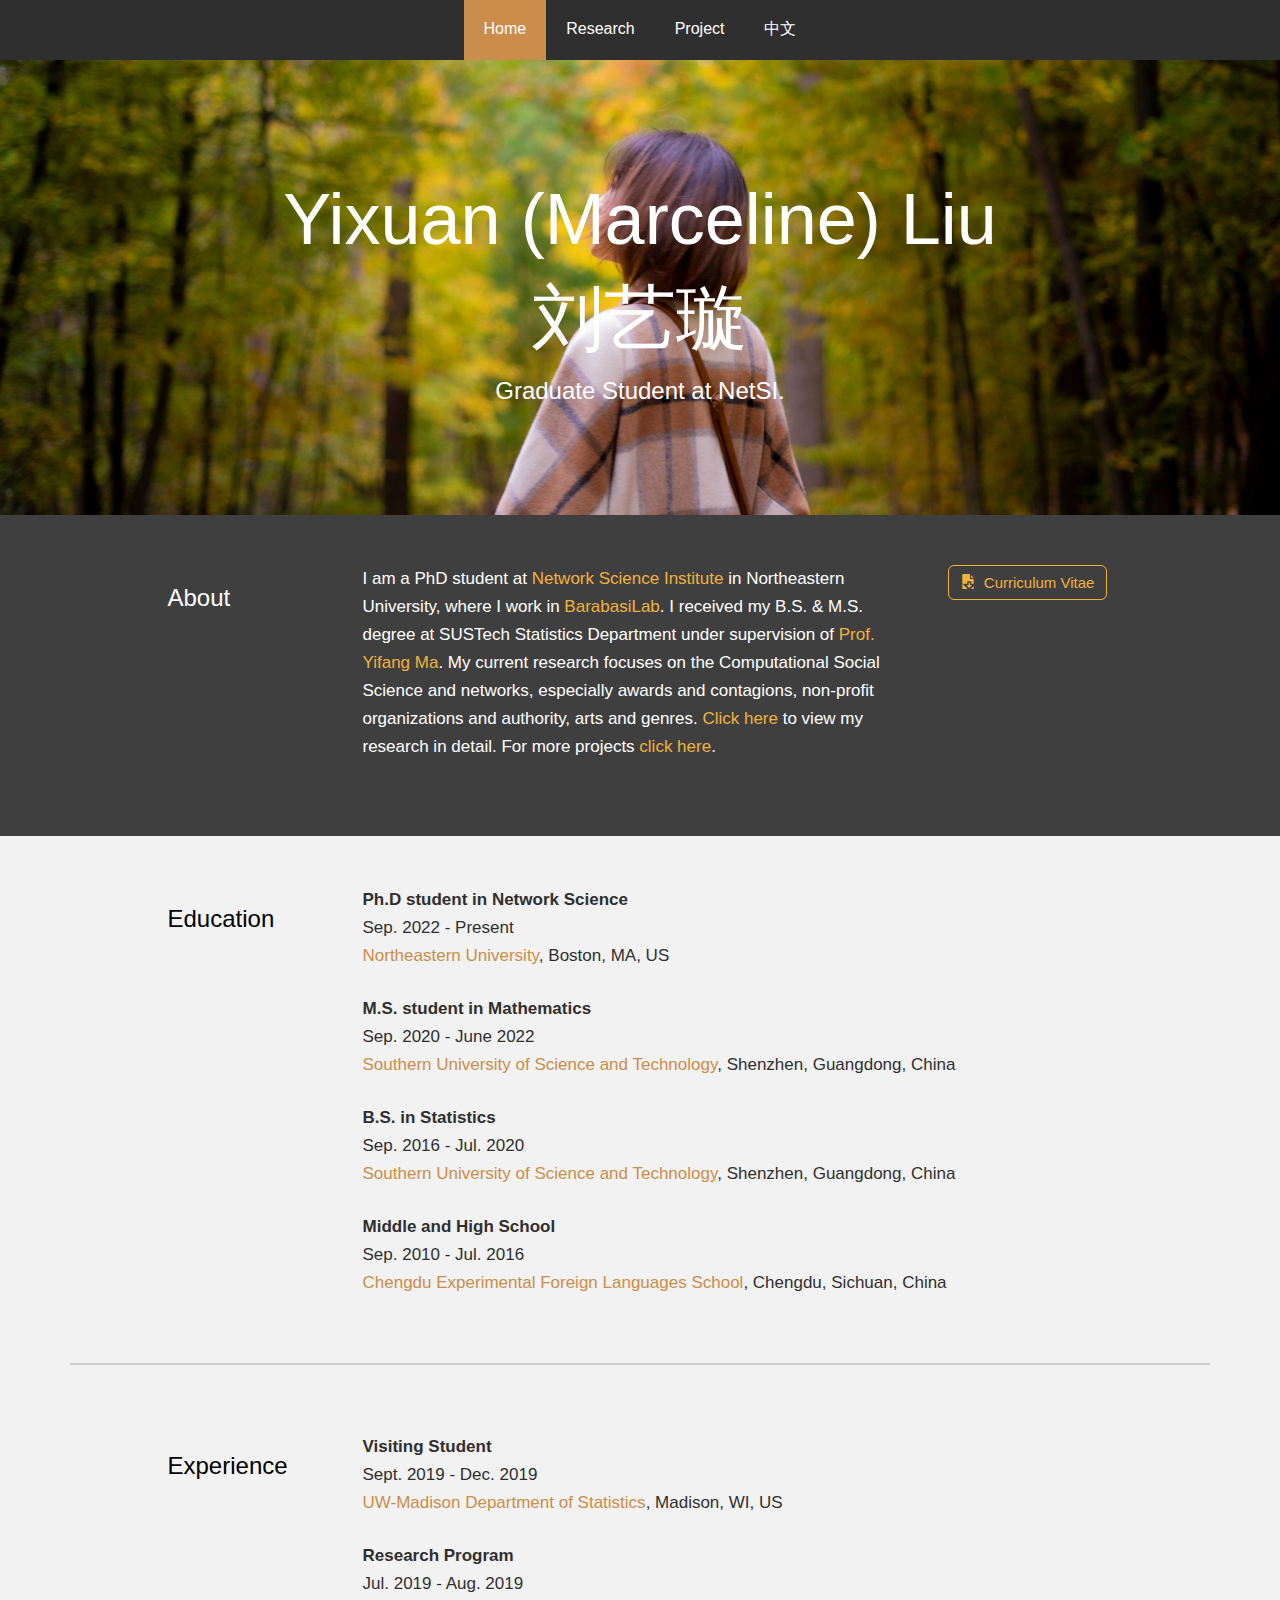
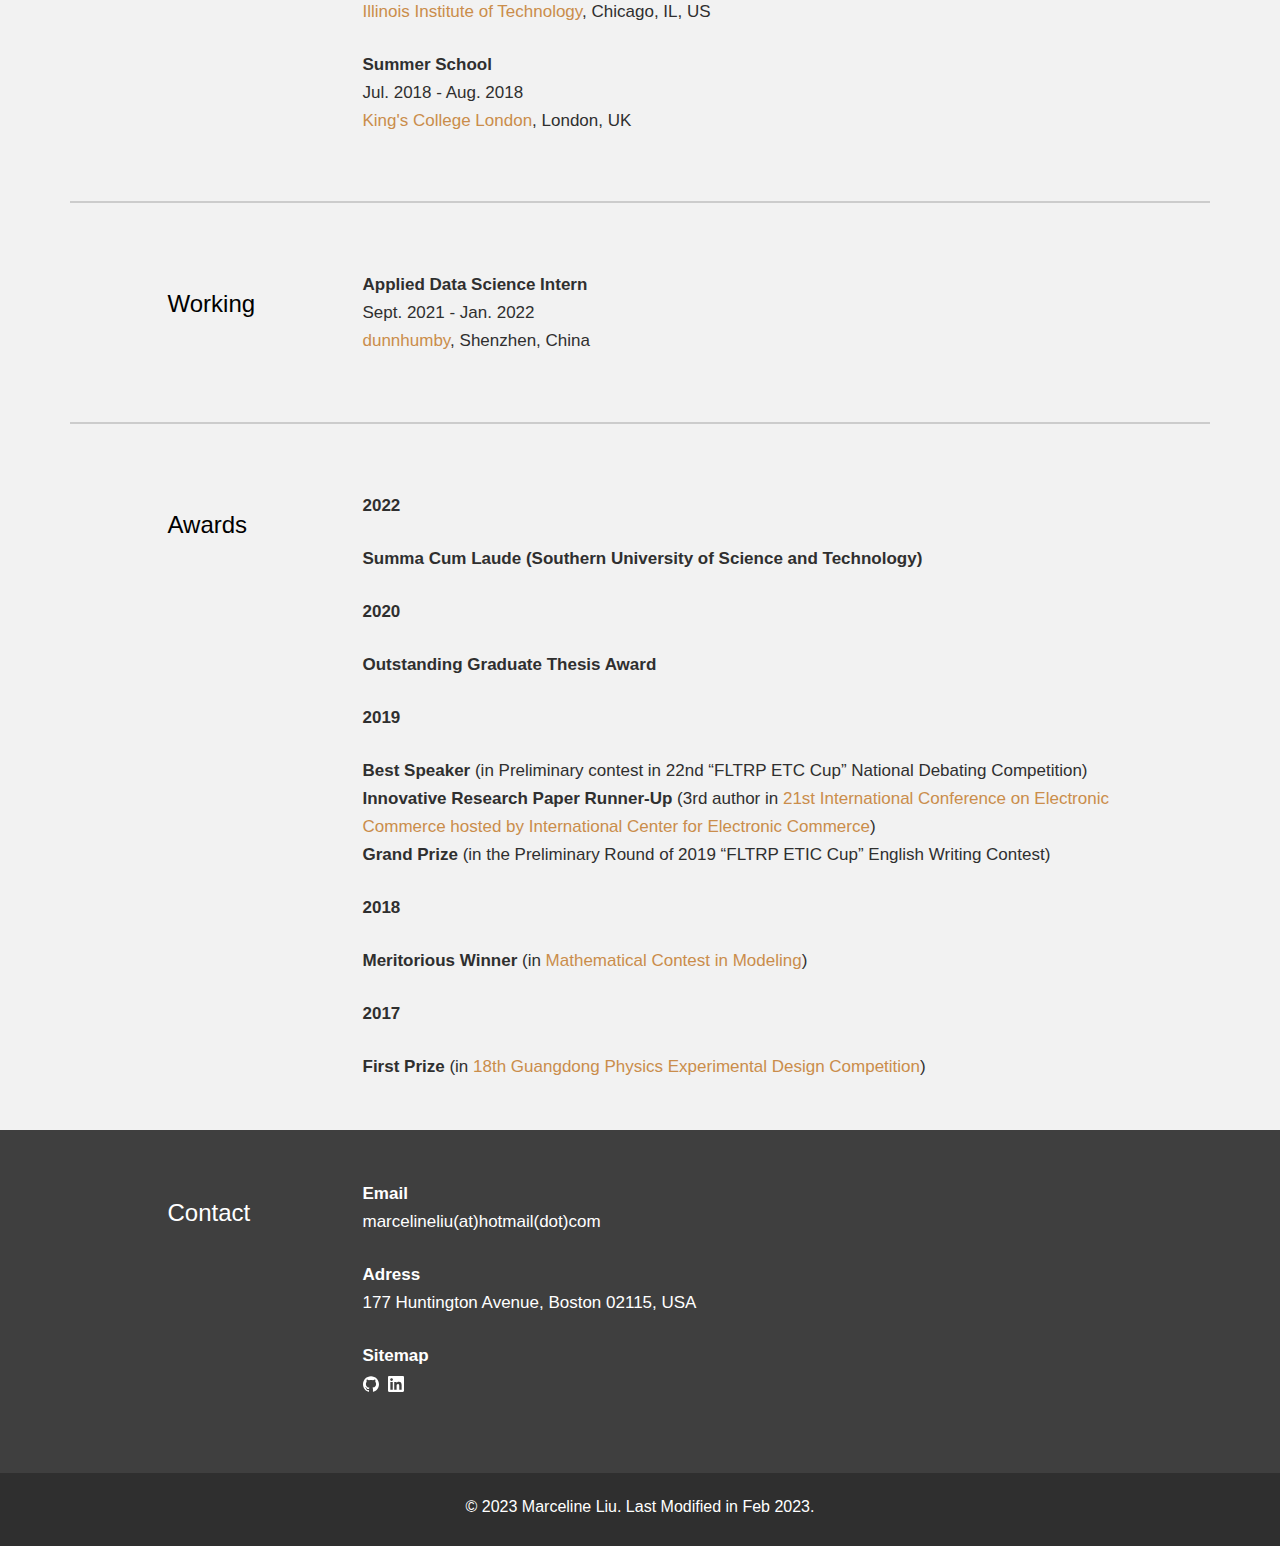
<file: index.html>
<!DOCTYPE html>
<html lang="en">
<head>
  <meta charset="utf-8">
  <title>Marceline Liu</title>
  <meta content="width=device-width, initial-scale=1.0" name="viewport">
  <meta content="" name="keywords">
  <meta content="" name="description">

  <!-- Favicons -->
  <link href="img/icon.svg" rel="icon">
  <link href="img/icon.svg" rel="apple-touch-icon">

  <!-- Bootstrap CSS File -->
  <link href="lib/bootstrap/css/bootstrap.min.css" rel="stylesheet">

  <!-- Main Stylesheet File -->
  <link href="css/style.css" rel="stylesheet">

</head>

<body data-spy="scroll" data-offset="64" data-target="#section-topbar">

  <div id="section-topbar">
    <div id="topbar-inner">
      <div class="container">
        <div class="row">
          <div class="dropdown">
            <ul id="nav" class="nav">
              <li class="menu-item active"><a href="./index.html">Home</a></li>
              <li class="menu-item hidden-xs"><a href="./research.html">Research</a></li>
              <li class="menu-item hidden-xs"><a href="./project.html">Project</a></li>
              <li class="menu-item"><a href="./index-CN.html">中文</a></li>
              <li class="dropdown visible-xs">
                <a href="#" class="dropdown-toggle" data-toggle="dropdown" role="button" aria-haspopup="true" aria-expanded="true"><span class="glyphicon glyphicon-menu-hamburger"></span></a>
                <ul class="dropdown-menu dropdown-menu-right" style="background: #2f2f2f">
                  <li class="menu-item"><a href="./research.html">Research</a></li>
                  <li class="menu-item"><a href="./project.html">Project</a></li>
                </ul>
              </li>
            </ul>
          </div>
          <!-- /.dropdown -->

          <div class="clear"></div>
        </div>
        <!--/.row -->
      </div>
      <!--/.container -->

      <div class="clear"></div>
    </div>
    <!--/ #topbar-inner -->
  </div>
  <!--/ #section-topbar -->

  <div id="headerwrap">
    <div class="container">
      <div class="row centered">
        <div class="col-md-12">
          <h1>Yixuan (Marceline) Liu</h1>
          <h1>刘艺璇</h1>
          <h3>Graduate Student at NetSI.</h3>
        </div>
        <!--/.col-md-12 -->
      </div>
      <!--/.row -->
    </div>
    <!--/.container -->
  </div>
  <!--/.#headerwrap -->


  <section id="home" name="home">
    <div id="intro">
      <div class="container">
        <div class="row">

          <div class="col-md-2 col-md-offset-1">
            <h3>About</h3><br/>
          </div>
          <div class="col-md-6">
            <p>
            	I am a PhD student at <a rel="noopener noreferrer" target="_blank" href="https://www.networkscienceinstitute.org/"> Network Science Institute </a> in Northeastern University, where I work in <a rel="noopener noreferrer" target="_blank" href="https://barabasilab.com/">BarabasiLab</a>. I received my B.S. & M.S. degree at SUSTech Statistics Department</a> under supervision of <a rel="noopener noreferrer" target="_blank" href="https://www.sustech.edu.cn/en/faculties/mayifang.html">Prof. Yifang Ma</a>. My current research focuses on the Computational Social Science and networks, especially  awards and contagions, non-profit organizations and authority, arts and genres. <a rel="noopener noreferrer" target="_blank" href="./research.html">Click here</a> to view my research in detail. For more projects  <a rel="noopener noreferrer" target="_blank" href="./project.html">click here</a>.
            </p>
          </div>
          <div class="col-md-3">
            <div class="btn-group-vertical" role="group">
              <a rel="noopener noreferrer" target="_blank" href="./doc/CV_yliu.pdf" type="button" class="btn btn-default btn-pdf-intro"><span class="glyphicon glyphicon-save-file" aria-hidden="true"></span>&nbsp Curriculum Vitae</a>
            </div>
          </div>

        </div>
        <!--/.row -->
      </div>
      <!--/.container -->
    </div>
    <!--/ #intro -->
  </section>


  <section id="resume" name="resume">
    <!--EDUCATION DESCRIPTION -->
    <div class="container desc">
      <div class="row">

        <div class="col-md-2 col-md-offset-1">
          <h3>Education</h3><br/>
        </div>
        <div class="col-md-8">
          <p>
            <t>Ph.D student in Network Science</t><br/>
            Sep. 2022 - Present<br/>
            <a rel="noopener noreferrer" target="_blank" href="https://stat-ds.sustech.edu.cn/?lang=en-us">Northeastern University</a>, Boston, MA, US 
          </p>
        </div>

        <div class="col-md-8 col-md-offset-3">
          <p>
            <t>M.S. student in Mathematics</t><br/>
            Sep. 2020 - June 2022<br/>
            <a rel="noopener noreferrer" target="_blank" href="https://stat-ds.sustech.edu.cn/?lang=en-us">Southern University of Science and Technology</a>, Shenzhen, Guangdong, China 
          </p>
        </div>

		    <div class="col-md-8 col-md-offset-3">
          <p>
            <t>B.S. in Statistics </t><br/>
            Sep. 2016 - Jul. 2020<br/>
            <a rel="noopener noreferrer" target="_blank" href="https://www.sustech.edu.cn/en/">Southern University of Science and Technology</a>, Shenzhen, Guangdong, China 
          </p>
        </div>

        <div class="col-md-8 col-md-offset-3">
          <p>
            <t>Middle and High School</t> <br/>
            Sep. 2010 - Jul. 2016<br/>
            <a rel="noopener noreferrer" target="_blank" href="http://www.cefls.cn/">Chengdu Experimental Foreign Languages School</a>, Chengdu, Sichuan, China <br/>
          </p>
        </div>

      </div>
      <!--/.row -->
      <br/>
      <hr>
    </div>
    <!--/.container -->
  </section>

<!--EXPERIENCE DESCRIPTION -->
  <div class="container desc">
    <div class="row">

      <div class="col-md-2 col-md-offset-1">
        <h3>Experience</h3><br/>
      </div>
      <div class="col-md-8">
        <p>
          <t>Visiting Student</t><br/>
          Sept. 2019 - Dec. 2019<br/>
          <a rel="noopener noreferrer" target="_blank" href="https://stat.wisc.edu/">UW-Madison Department of Statistics</a>, Madison, WI, US 
        </p>
      </div>
      <div class="col-md-8 col-md-offset-3">
        <p>
          <t>Research Program</t><br/>
          Jul. 2019 - Aug. 2019<br/>
          <a rel="noopener noreferrer" target="_blank" href="https://www.iit.edu/">Illinois Institute of Technology</a>, Chicago, IL, US 
        </p>
      </div>
      <div class="col-md-8 col-md-offset-3">
        <p>
          <t>Summer School</t><br/>
          Jul. 2018 - Aug. 2018<br/>
          <a rel="noopener noreferrer" target="_blank" href="https://www.kcl.ac.uk/">King's College London</a>, London, UK
        </p>
      </div>

    </div>
    <!--/.row -->
    <br/>
    <hr>
  </div>
  <!--/.container -->

<!--WORKING DESCRIPTION -->
<div class="container desc">
  <div class="row">

    <div class="col-md-2 col-md-offset-1">
      <h3>Working</h3><br/>
    </div>
    <div class="col-md-8">
      <p>
        <t>Applied Data Science Intern</t><br/>
        Sept. 2021 - Jan. 2022<br/>
        <a rel="noopener noreferrer" target="_blank" href="https://www.dunnhumby.com/">dunnhumby</a>, Shenzhen, China
      </p>
    </div>

  </div>
  <!--/.row -->
  <br/>
  <hr>
</div>
<!--/.container -->

  <!--AWARDS DESCRIPTION -->
  <div class="container desc">
    <div class="row">
      <div class="col-md-2 col-md-offset-1">
        <h3>Awards</h3><br/>
      </div>

      <div class="col-md-8">
        <p>
          <t>2022</t>
        </p>
        <p>
          <t>Summa Cum Laude (Southern University of Science and Technology)</t><br/>
        </p>
      </div>

      <div class="col-md-8 col-md-offset-3">
        <p>
          <t>2020</t>
        </p>
        <p>
          <t>Outstanding Graduate Thesis Award</t><br/>
        </p>
      </div>

      <div class="col-md-8 col-md-offset-3">
        <p>
          <t>2019</t>
        </p>
        <p>
          <t>Best Speaker</t> (in Preliminary contest in 22nd “FLTRP ETC Cup” National Debating Competition)<br/>
          <t> Innovative Research Paper Runner-Up</t> (3rd author in <a rel="noopener noreferrer" target="_blank" href="https://easychair.org/cfp/ICEC2019">21st International Conference on Electronic Commerce hosted by International Center for Electronic Commerce</a>)<br/>
          <t> Grand Prize</t> (in the Preliminary Round of 2019 “FLTRP ETIC Cup” English Writing Contest)
        </p>
      </div>

      <div class="col-md-8 col-md-offset-3">
        <p>
          <t>2018</t>
        </p>
        <p>
          <t>Meritorious Winner</t> (in <a rel="noopener noreferrer" target="_blank" href="https://www.comap.com/undergraduate/contests/">Mathematical Contest in Modeling</a>)<br/>
        </p>
      </div>

      <div class="col-md-8 col-md-offset-3">
        <p>
          <t>2017</t>
        </p>
        <p>
          <t>First Prize</t> (in <a rel="noopener noreferrer" target="_blank" href="https://newshub.sustech.edu.cn/html/201711/5860.html">18th Guangdong Physics Experimental Design Competition</a>)<br/>
        </p>
      </div>

    </div>
    <!--/.row -->
    <br/>
  </div>
  <!--/.container -->

  <section id="contact" name="contact">
    <!--FOOTER DESCRIPTION -->
    <div id="footwrap">
      <div class="container">
        <div class="row">

          <div class="col-md-2 col-md-offset-1">
            <h3>Contact</h3><br/>
          </div>
          <div class="col-md-6">
            <p>
              <t>Email</t><br/> marcelineliu(at)hotmail(dot)com <br/>
            </p>
            <p>
              <t>Adress</t><br/> 177 Huntington Avenue, Boston 02115, USA <br/>
            </p>
            <p>
              <t>Sitemap</t><br/>
              <a rel="noopener noreferrer" target="_blank" href="https://github.com/marcellineliu"><img border="0" src="./img/github.svg" width=16 style="margin-bottom: 0px"></a>&nbsp;
              <a rel="noopener noreferrer" target="_blank" href="https://www.linkedin.com/in/yixuan-liu-6a5033182/"><img border="0" src="./img/linkedin.svg" width=16 style="margin-bottom: 0px"></a>
              <br/>
            </p>
          </div>
          <div class="col-md-2">
            <script type="text/javascript" src="//rf.revolvermaps.com/0/0/8.js?i=5ddnumae8rk&amp;m=0c&amp;c=ff8a00&amp;cr1=ffffff&amp;f=arial&amp;l=33&amp;cw=ffffff&amp;cb=9d8b63" async="async"></script>
          </div>
        </div>
        <!--/.row -->
      </div>
      <!--/.container -->
    </div>
    <!--/ #footer -->
  </section>

  <div id="copyrights">
    <div class="container">
      <p class="hidden-xs">
        &copy; 2023 Marceline Liu. Last Modified in Feb 2023.
      </p>
      <p class="visible-xs">
        &copy; 2023 Marceline Liu. <br/>
        Last Modified in Feb 2023.
      </p>
    </div>
  </div>

  <!-- JavaScript Libraries -->
  <script src="lib/jquery/jquery.min.js"></script>
  <script src="lib/bootstrap/js/bootstrap.min.js"></script>

</body>
</html>
</file>
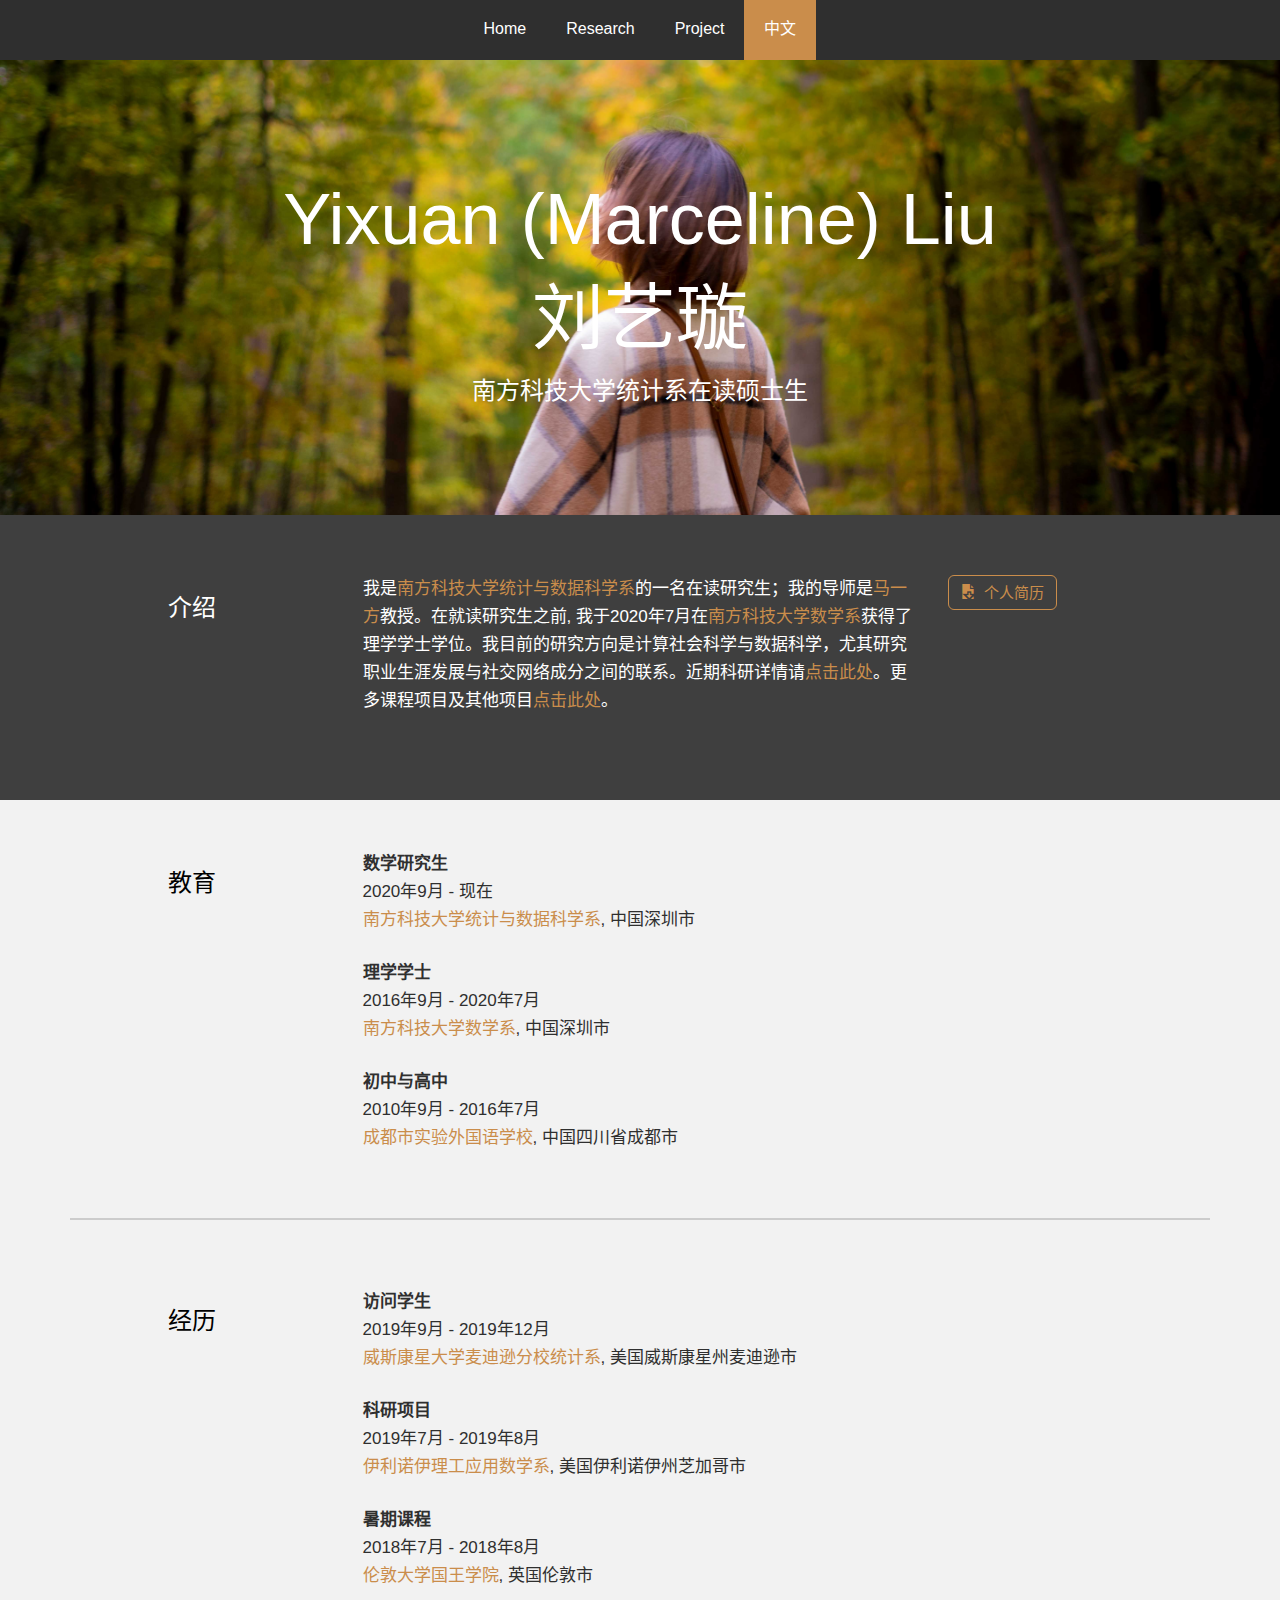
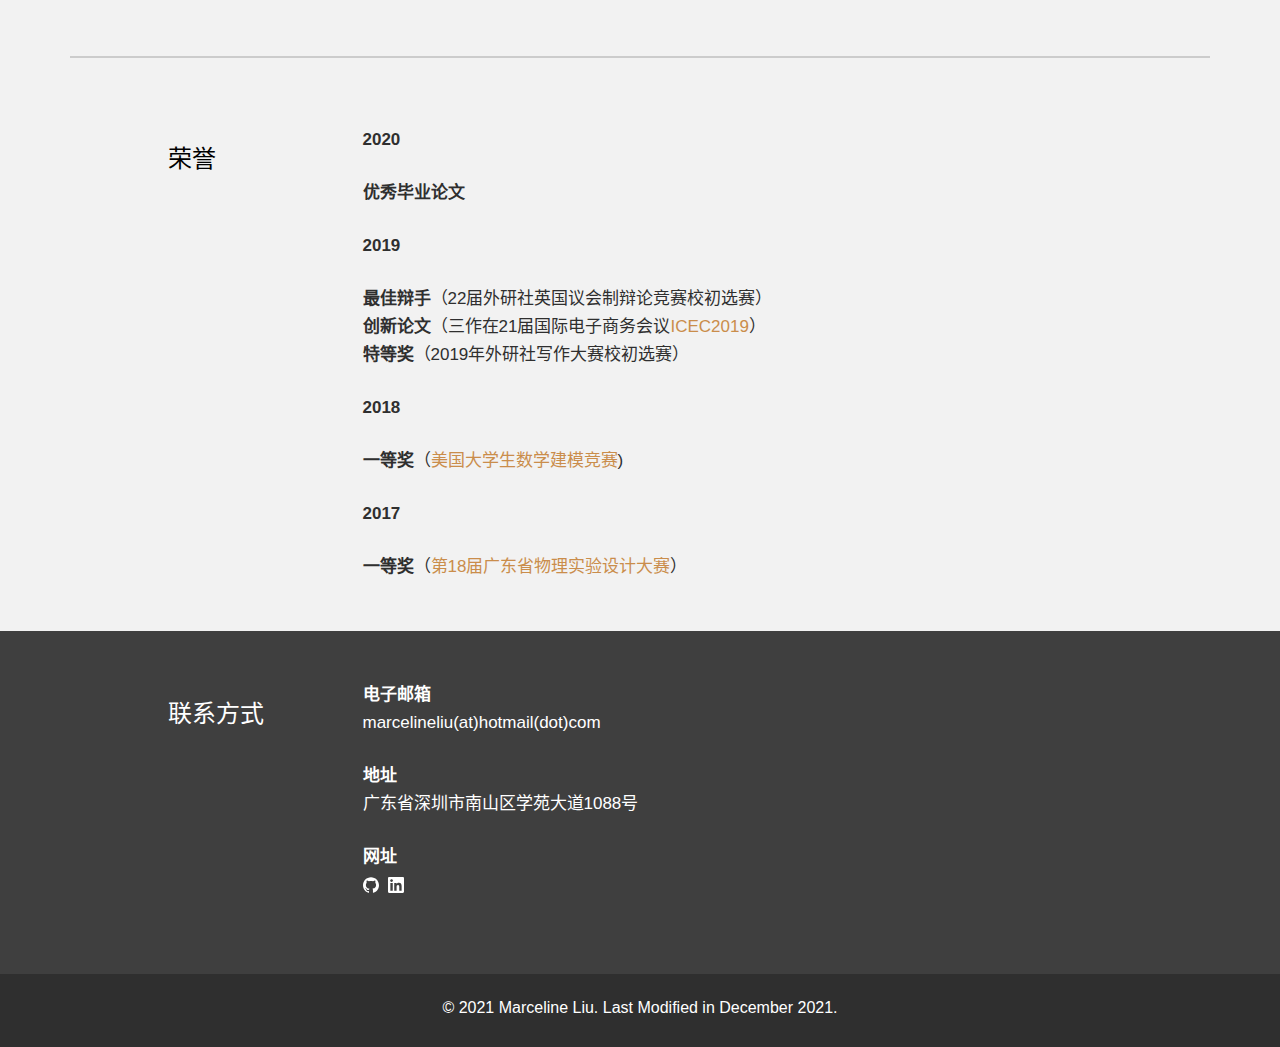
<file: index-CN.html>
<!DOCTYPE html>
<html lang="zh-CN">
<head>
  <meta charset="utf-8">
  <title>刘艺璇</title>
  <meta content="width=device-width, initial-scale=1.0" name="viewport">
  <meta content="" name="keywords">
  <meta content="" name="description">

  <!-- Favicons -->
  <link href="img/icon.svg" rel="icon">
  <link href="img/icon.svg" rel="apple-touch-icon">

  <!-- Bootstrap CSS File -->
  <link href="lib/bootstrap/css/bootstrap.min.css" rel="stylesheet">

  <!-- Main Stylesheet File -->
  <link href="css/style-CN.css" rel="stylesheet">

</head>

<body data-spy="scroll" data-offset="64" data-target="#section-topbar">

  <div id="section-topbar">
    <div id="topbar-inner">
      <div class="container">
        <div class="row">
          <div class="dropdown">
            <ul id="nav" class="nav">
              <li class="menu-item"><a href="./index.html">Home</a></li>
              <li class="menu-item hidden-xs"><a href="./research.html">Research</a></li>
              <li class="menu-item hidden-xs"><a href="./project.html">Project</a></li>
              <li class="menu-item active"><a href="./index-CN.html">中文</a></li>
              <li class="dropdown visible-xs">
                <a href="#" class="dropdown-toggle" data-toggle="dropdown" role="button" aria-haspopup="true" aria-expanded="true"><span class="glyphicon glyphicon-menu-hamburger"></span></a>
                <ul class="dropdown-menu dropdown-menu-right" style="background: #2f2f2f">
                  <li class="menu-item"><a href="./research.html">Research</a></li>
                  <li class="menu-item"><a href="./project.html">Project</a></li>
                </ul>
              </li>
            </ul>
            <!--/ uL#nav -->
          </div>
          <!-- /.dropdown -->

          <div class="clear"></div>
        </div>
        <!--/.row -->
      </div>
      <!--/.container -->

      <div class="clear"></div>
    </div>
    <!--/ #topbar-inner -->
  </div>
  <!--/ #section-topbar -->

  <div id="headerwrap">
    <div class="container">
      <div class="row centered">
        <div class="col-md-12">
          <h1>Yixuan (Marceline) Liu</h1>
          <h1>刘艺璇</h1>
          <h3>南方科技大学统计系在读硕士生</h3>
        </div>
        <!--/.col-md-12 -->
      </div>
      <!--/.row -->
    </div>
    <!--/.container -->
  </div>
  <!--/.#headerwrap -->


  <section id="about" name="about">
    <div id="intro">
      <div class="container">
        <div class="row">

          <div class="col-md-2 col-md-offset-1">
            <h3>介绍</h3><br/>
          </div>
          <div class="col-md-6">
            <p>
              我是<a rel="noopener noreferrer" target="_blank" href="https://stat-ds.sustech.edu.cn/">南方科技大学统计与数据科学系</a>的一名在读研究生；我的导师是<a rel="noopener noreferrer" target="_blank" href="http://yifangma.net/">马一方</a>教授。在就读研究生之前, 我于2020年7月在<a rel="noopener noreferrer" target="_blank" href="https://www.sustech.edu.cn/">南方科技大学数学系</a>获得了理学学士学位。我目前的研究方向是计算社会科学与数据科学，尤其研究职业生涯发展与社交网络成分之间的联系。近期科研详情请<a rel="noopener noreferrer" target="_blank" href="./research.html">点击此处</a>。更多课程项目及其他项目<a rel="noopener noreferrer" target="_blank" href="./project.html">点击此处</a>。
            </p>
          </div>
          <div class="col-md-3">
            <div class="btn-group-vertical" role="group">
              <a rel="noopener noreferrer" target="_blank" href="./doc/CV_yliu.pdf" type="button" class="btn btn-default btn-pdf-intro"><span class="glyphicon glyphicon-save-file" aria-hidden="true"></span>&nbsp 个人简历</a>
            </div>
            
          </div>

        </div>
        <!--/.row -->
      </div>
      <!--/.container -->
    </div>
    <!--/ #intro -->
  </section>


  <section id="resume" name="resume">
    <!--EDUCATION DESCRIPTION -->
    <div class="container desc">
      <div class="row">

        <div class="col-md-2 col-md-offset-1">
          <h3>教育</h3><br/>
        </div>
        <div class="col-md-8">
          <p>
            <t>数学研究生</t><br/>
            2020年9月 - 现在<br/>
            <a rel="noopener noreferrer" target="_blank" href="https://stat-ds.sustech.edu.cn/">南方科技大学统计与数据科学系</a>, 中国深圳市
          </p>
        </div>

        <div class="col-md-8 col-md-offset-3">
          <p>
            <t>理学学士</t><br/>
            2016年9月 - 2020年7月<br/>
            <a rel="noopener noreferrer" target="_blank" href="https://www.sustech.edu.cn/">南方科技大学数学系</a>, 中国深圳市 
          </p>
        </div>

        <div class="col-md-8 col-md-offset-3">
          <p>
            <t>初中与高中</t><br/>
            2010年9月 - 2016年7月<br/>
            <a rel="noopener noreferrer" target="_blank" href="http://www.cefls.cn/">成都市实验外国语学校</a>, 中国四川省成都市 <br/>
          </p>
        </div>

      </div>
      <!--/.row -->
      <br/>
      <hr>
    </div>
    <!--/.container -->
  </section>

<!--EXPERIENCE DESCRIPTION -->
  <div class="container desc">
    <div class="row">

      <div class="col-md-2 col-md-offset-1">
        <h3>经历</h3><br/>
      </div>
      <div class="col-md-8">
        <p>
          <t>访问学生</t><br/>
          2019年9月 - 2019年12月<br/>
          <a rel="noopener noreferrer" target="_blank" href="https://space.mit.edu/">威斯康星大学麦迪逊分校统计系</a>, 美国威斯康星州麦迪逊市
        </p>
      </div>
      <div class="col-md-8 col-md-offset-3">
        <p>
          <t>科研项目</t><br/>
          2019年7月 - 2019年8月<br/>
          <a rel="noopener noreferrer" target="_blank" href="https://www.iit.edu/">伊利诺伊理工应用数学系</a>, 美国伊利诺伊州芝加哥市
        </p>
      </div>
      <div class="col-md-8 col-md-offset-3">
        <p>
          <t>暑期课程</t><br/>
          2018年7月 - 2018年8月<br/>
          <a rel="noopener noreferrer" target="_blank" href="https://www.kcl.ac.uk/">伦敦大学国王学院</a>, 英国伦敦市
        </p>
      </div>
    </div>
    <!--/.row -->
    <br/>
    <hr>
  </div>
  <!--/.container -->

  <!--AWARDS DESCRIPTION -->
    <div class="container desc">
    <div class="row">
      <div class="col-md-2 col-md-offset-1">
        <h3>荣誉</h3><br/>
      </div>
      <div class="col-md-8">
        <p>
          <t>2020</t>
        </p>
        <p>
          <t>优秀毕业论文</t><br/>
        </p>
      </div>

      <div class="col-md-8 col-md-offset-3">
        <p>
          <t>2019</t>
        </p>
        <p>
          <t>最佳辩手</t>（22届外研社英国议会制辩论竞赛校初选赛）<br/>
          <t>创新论文</t>（三作在21届国际电子商务会议<a rel="noopener noreferrer" target="_blank" href="https://easychair.org/cfp/ICEC2019">ICEC2019</a>）<br/>
          <t>特等奖</t>（2019年外研社写作大赛校初选赛）
        </p>
      </div>

      <div class="col-md-8 col-md-offset-3">
        <p>
          <t>2018</t>
        </p>
        <p>
          <t>一等奖</t>（<a rel="noopener noreferrer" target="_blank" href="https://www.comap.com/undergraduate/contests/">美国大学生数学建模竞赛</a>)<br/>
        </sm>
        </p>
      </div>

      <div class="col-md-8 col-md-offset-3">
        <p>
          <t>2017</t>
        </p>
        <p>
          <t>一等奖</t>（<a rel="noopener noreferrer" target="_blank" href="https://newshub.sustech.edu.cn/html/201711/5860.html">第18届广东省物理实验设计大赛</a>）<br/>
        </p>
      </div>

    </div>
    <!--/.row -->
    <br/>
  </div>
  <!--/.container -->


  <section id="contact" name="contact">
    <!--FOOTER DESCRIPTION -->
    <div id="footwrap">
      <div class="container">
        <div class="row">

          <div class="col-md-2 col-md-offset-1">
            <h3>联系方式</h3><br/>
          </div>
          <div class="col-md-6">
            <p>
              <t>电子邮箱</t><br/> marcelineliu(at)hotmail(dot)com <br/>
            </p>
            <p>
              <t>地址</t><br/> 广东省深圳市南山区学苑大道1088号 <br/>
            </p>
            <p>
              <t>网址</t><br/>
              <a rel="noopener noreferrer" target="_blank" href="https://github.com/marcellineliu"><img border="0" src="./img/github.svg" width=16 style="margin-bottom: 0px"></a>&nbsp;
              <a rel="noopener noreferrer" target="_blank" href="https://www.linkedin.com/in/yixuan-liu-6a5033182/"><img border="0" src="./img/linkedin.svg" width=16 style="margin-bottom: 0px"></a>
              <br/>
          </div>
          <div class="col-md-2">
            <script type="text/javascript" src="//rf.revolvermaps.com/0/0/8.js?i=5ddnumae8rk&amp;m=0c&amp;c=ff8a00&amp;cr1=ffffff&amp;f=arial&amp;l=33&amp;cw=ffffff&amp;cb=9d8b63" async="async"></script>
          </div>
        </div>
        <!--/.row -->
      </div>
      <!--/.container -->
    </div>
    <!--/ #footer -->
  </section>

  <div id="copyrights">
    <div class="container">
      <p class="hidden-xs">
        &copy; 2021 Marceline Liu. Last Modified in December 2021.
      </p>
      <p class="visible-xs">
        &copy; 2021 Marceline Liu. <br/>
        Last Modified in December 2021.
      </p>
    </div>
  </div>

  <!-- JavaScript Libraries -->
  <script src="lib/jquery/jquery.min.js"></script>
  <script src="lib/bootstrap/js/bootstrap.min.js"></script>

</body>
</html>
</file>
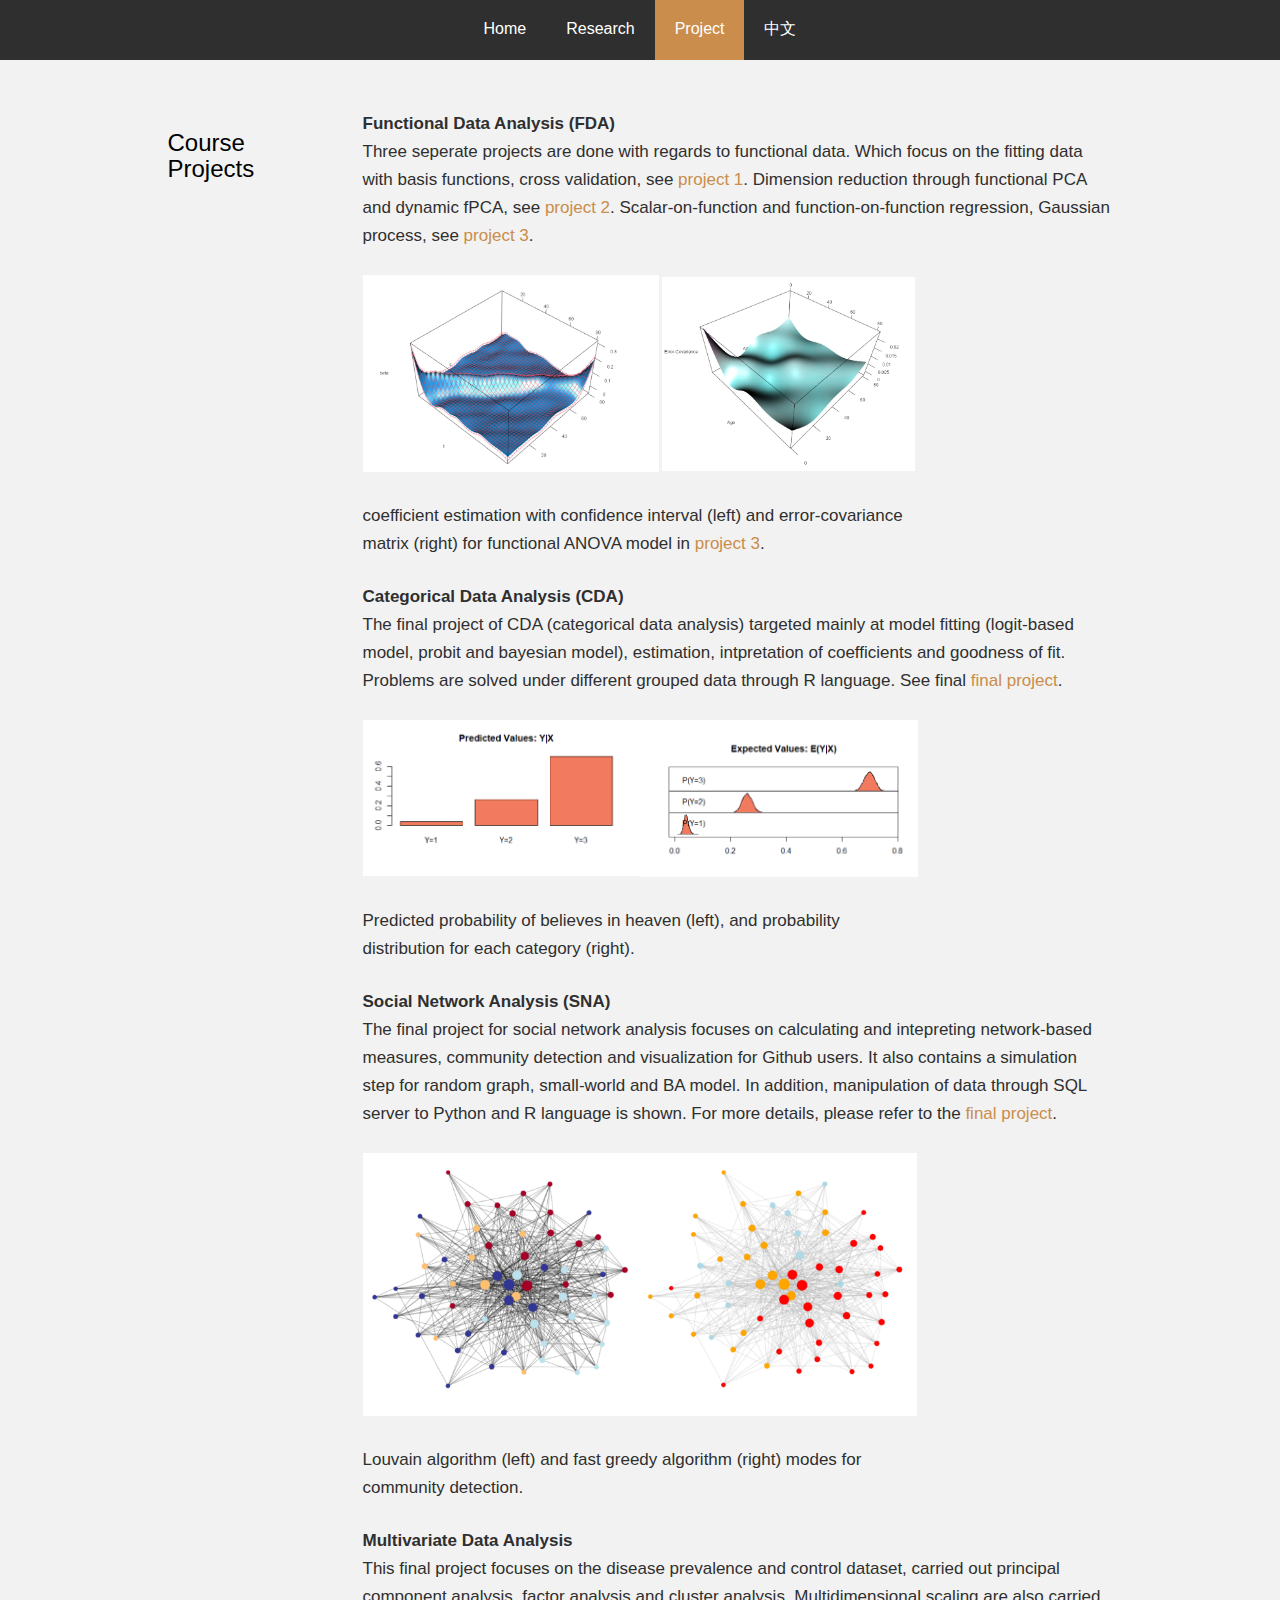
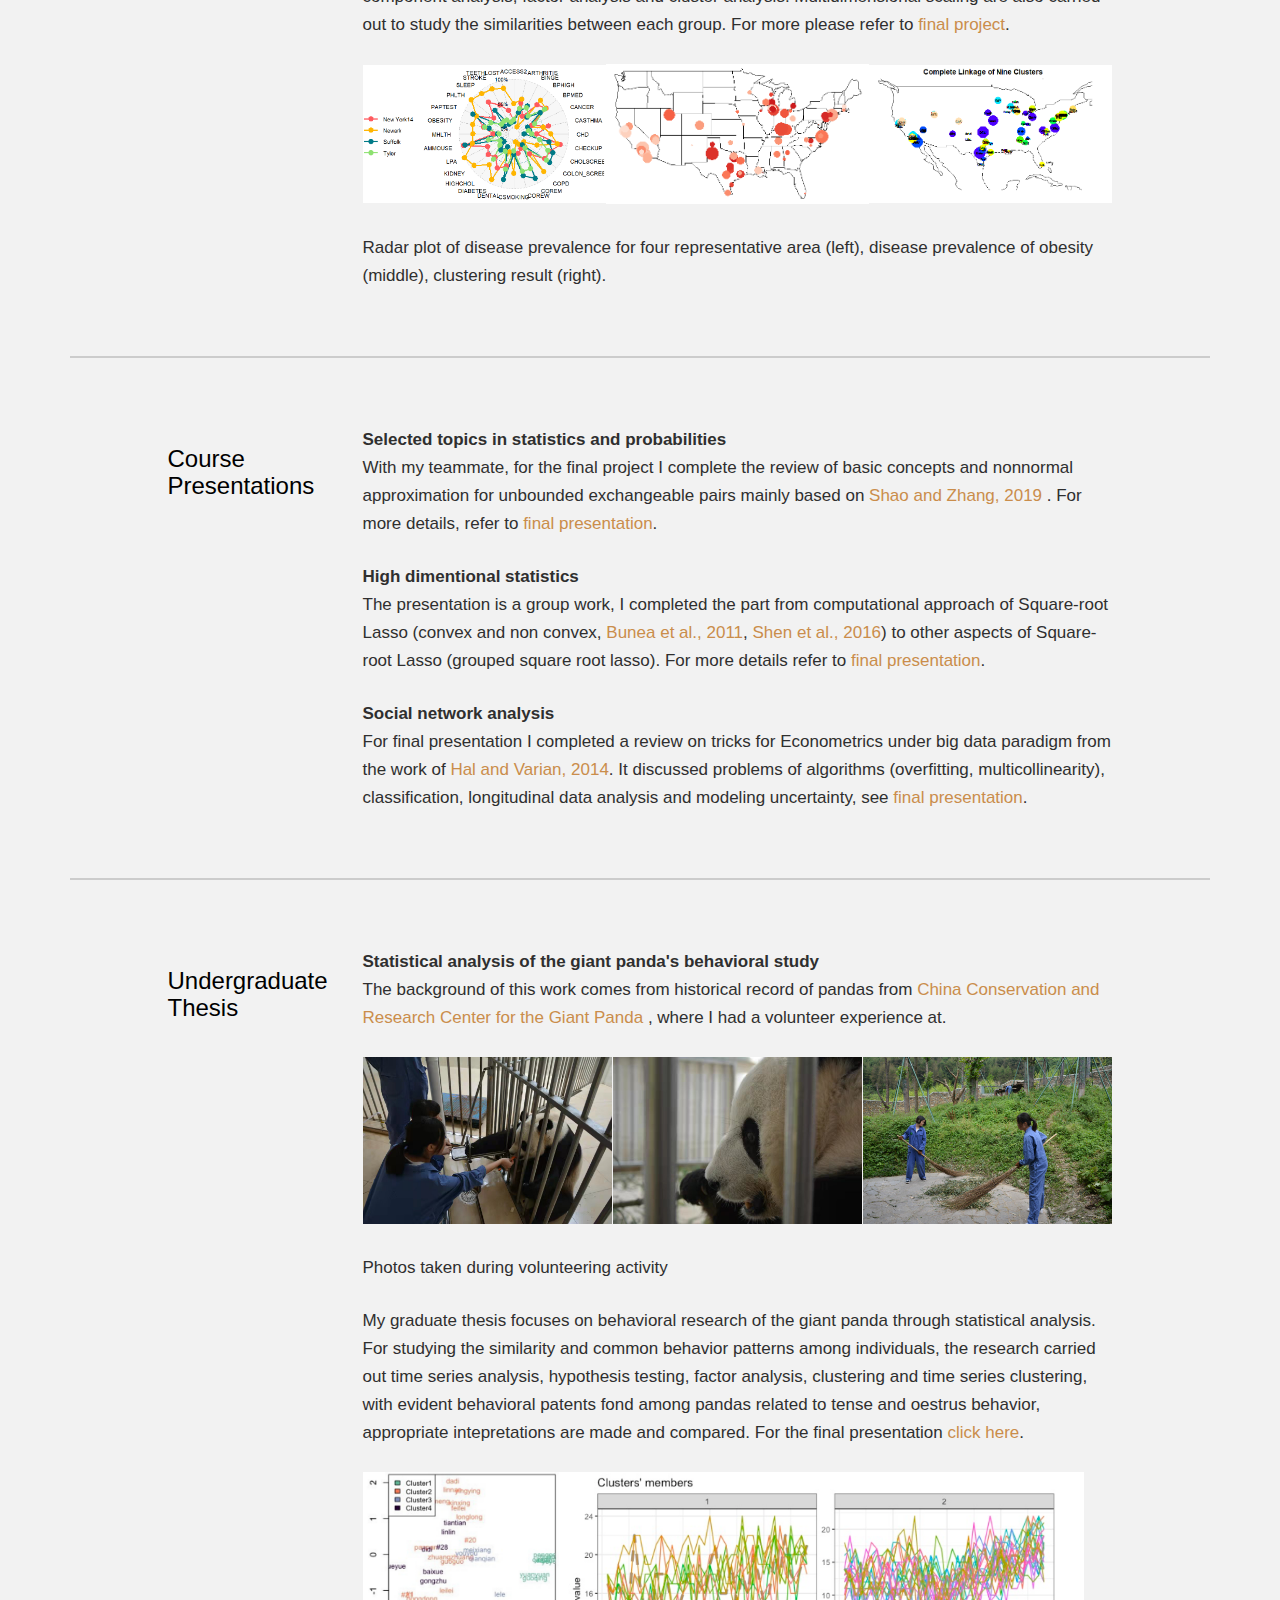
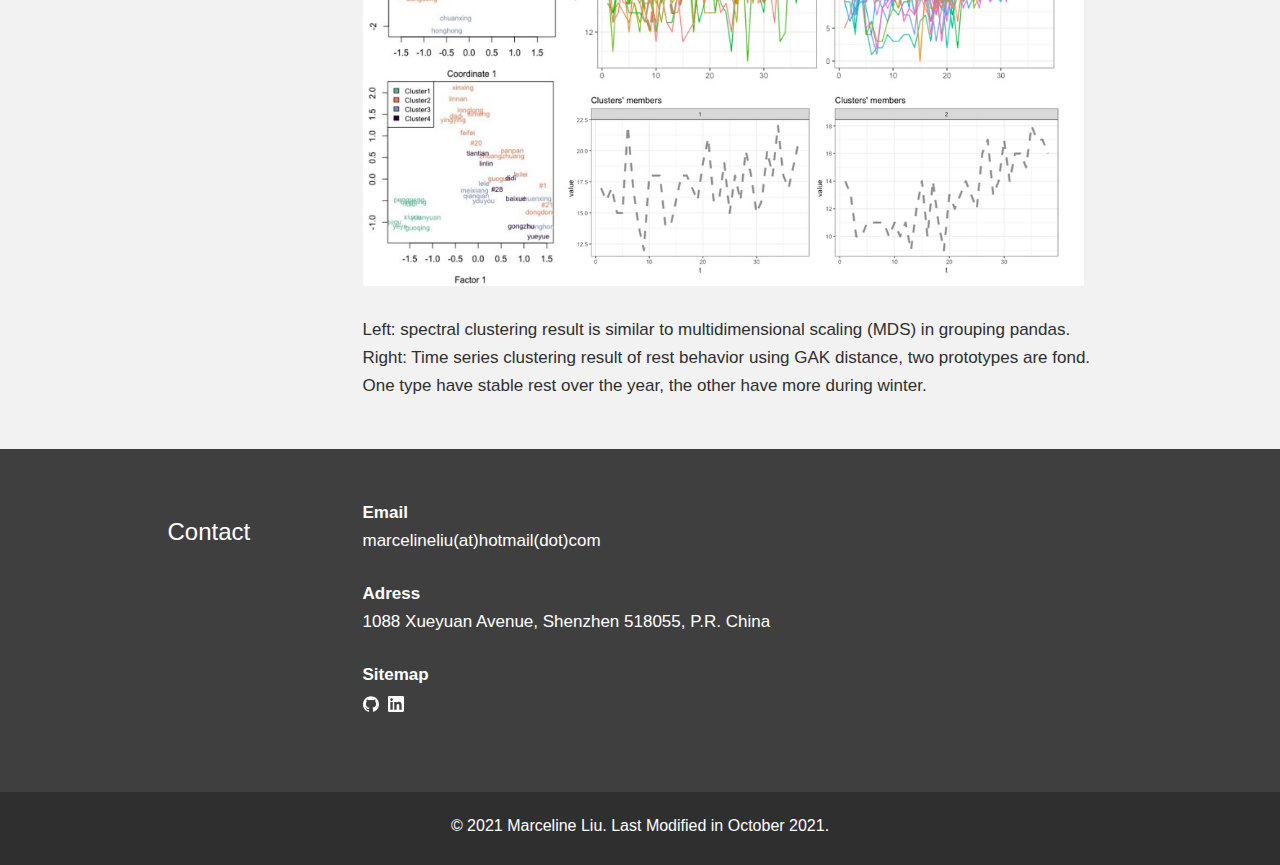
<file: project.html>
<!DOCTYPE html>
<html lang="en">
<head>
  <meta charset="utf-8">
  <title>Marceline Liu Project</title>
  <meta content="width=device-width, initial-scale=1.0" name="viewport">
  <meta content="" name="keywords">
  <meta content="" name="description">

  <!-- Favicons -->
  <link href="img/icon.svg" rel="icon">
  <link href="img/icon.svg" rel="apple-touch-icon">

  <!-- Bootstrap CSS File -->
  <link href="lib/bootstrap/css/bootstrap.min.css" rel="stylesheet">

  <!-- Main Stylesheet File -->
  <link href="css/style.css" rel="stylesheet">

  <style type="text/css">.first {margin-top: 60px;}</style>

</head>

<body data-spy="scroll" data-offset="64" data-target="#section-topbar">

  <div id="section-topbar">
    <div id="topbar-inner">
      <div class="container">
        <div class="row">
          <div class="dropdown">
            <ul id="nav" class="nav">
              <li class="menu-item"><a href="./index.html">Home</a></li>
              <li class="menu-item hidden-xs"><a href="./research.html">Research</a></li>
              <li class="menu-item hidden-xs active"><a href="./project.html">Project</a></li>
              <li class="menu-item"><a href="./index-CN.html">中文</a></li>
              <li class="dropdown visible-xs">
                <a href="#" class="dropdown-toggle" data-toggle="dropdown" role="button" aria-haspopup="true" aria-expanded="true"><span class="glyphicon glyphicon-menu-hamburger"></span></a>
                <ul class="dropdown-menu dropdown-menu-right" style="background: #2f2f2f">
                  <li class="menu-item"><a href="./research.html">Research</a></li>
                  <li class="menu-item active"><a href="./project.html">Project</a></li>
                </ul>
              </li>
            </ul>
            <!--/ uL#nav -->
          </div>
          <!-- /.dropdown -->

          <div class="clear"></div>
        </div>
        <!--/.row -->
      </div>
      <!--/.container -->

      <div class="clear"></div>
    </div>
    <!--/ #topbar-inner -->
  </div>
  <!--/ #section-topbar -->



  <section id="work" name="work">
    <!--PORTFOLIO DESCRIPTION -->
    <div class="first container desc">
      <div class="row">
        <div class="col-md-2 col-md-offset-1">
          <h3>Course Projects</h3><br/>
        </div>

        <div class="col-md-8">
          <p>
            <t>Functional Data Analysis (FDA)</t><br/>
            Three seperate projects are done with regards to functional data. Which focus on the fitting data with basis functions, cross validation, see <a rel="noopener noreferrer" target="_blank" href="./doc/FDA-yliu-pro1.pdf">project 1</a>. Dimension reduction through functional PCA and dynamic fPCA, see <a rel="noopener noreferrer" target="_blank" href="./doc/fda_pro2.pdf">project 2</a>. Scalar-on-function and function-on-function regression, Gaussian process, see <a rel="noopener noreferrer" target="_blank" href="./doc/FDA-yliu-finalpro.pdf">project 3</a>. 
            <br/>
        </p>
        </div>
        <div class="col-md-6 col-md-offset-3">
          <table  style="margin-bottom:30px" width=100%><tr>
            <td width=54%><img class="img-responsive" src="img/research/3-beta-ci2.png" border=0 width="99%" alt="coefficient estimation and confidence interval"></td>
            <td width=46.3%><img class="img-responsive" src="img/research/2-err-cov2.png" border=0 width="99%" alt="error-covariance matrix"></td>
          </tr></table>
          <p>
            coefficient estimation with confidence interval (left) and error-covariance matrix (right) for functional ANOVA model in <a rel="noopener noreferrer" target="_blank" href="./doc/FDA-yliu-finalpro.pdf">project 3</a>.
            <br/>
          </p>
        </div>

 

        
        <div class="col-md-8 col-md-offset-3">
          <p>
            <t>Categorical Data Analysis (CDA)</t><br/>
            The final project of CDA (categorical data analysis) targeted mainly at model fitting (logit-based model, probit and bayesian model), estimation, intpretation of coefficients and goodness of fit. Problems are solved under different grouped data through R language. See final <a rel="noopener noreferrer" target="_blank" href="./doc/CDA-yliu-finalpro.pdf">final project</a>.
            <br/>
          </p>
        </div>
        <div class="col-md-6 col-md-offset-3">
          <table  style="margin-bottom:30px" width=100%><tr>
            <td width=50%><img class="img-responsive" src="img/research/bayes1.png" border=0 height="100" alt="predicted probability of believes"></td>
            <td width=50%><img class="img-responsive" src="img/research/bayes2.png" border=0 height="100" alt="probability distribution for each category"></td>
          </tr></table>
          <p>
            Predicted probability of believes in heaven (left), and probability distribution for each category (right).
            <br/>
          </p>
        </div>

        <div class="col-md-8 col-md-offset-3">
          <p>
            <t>Social Network Analysis (SNA)</t><br/>
            The final project for social network analysis focuses on calculating and intepreting network-based measures, community detection and visualization for Github users. It also contains a simulation step for random graph, small-world and BA model. In addition, manipulation of data through SQL server to Python and R language is shown. For more details, please refer to the <a rel="noopener noreferrer" target="_blank" href="./doc/SNA-yliu-finalpro.pdf">final project</a>.
            <br/>
          </p>
        </div>
        <div class="col-md-6 col-md-offset-3">
          <table  style="margin-bottom:30px" width=100%><tr>
            <td width=50%><img class="img-responsive" src="img/research/pnet1.png" border=0 height="100" alt="louvain algorithm"></td>
            <td width=50%><img class="img-responsive" src="img/research/pnet2.png" border=0 height="100" alt="fast greedy algorithm"></td>
          </tr></table>
          <p>
            Louvain algorithm (left) and fast greedy algorithm (right) modes for community detection.
            <br/>
          </p>
        </div>
        

        <div class="col-md-8 col-md-offset-3">
          <p>
            <t>Multivariate Data Analysis</t><br/>
            This final project focuses on the disease prevalence and control dataset, carried out principal component analysis, factor analysis and cluster analysis. Multidimensional scaling are also carried out to study the similarities between each group. For more please refer to <a rel="noopener noreferrer" target="_blank" href="doc/Multivar-yliu-finalpro.pdf">final project</a>.
            <br/>
          </p>
        </div>
        <div class="col-md-8 col-md-offset-3">
          <table  style="margin-bottom:30px" width=100%><tr>
            <td width=32.5%><img class="img-responsive" src="img/research/mul3.png" border=0 height="100" alt="radar plot"></td>
            <td width=35%><img class="img-responsive" src="img/research/mul1.png" border=0 height="100" alt="disease prevalence of obesity"></td>
            <td width=32.5%><img class="img-responsive" src="img/research/mul2.png" border=0 height="100" alt="clustering result"></td>
          </tr></table>
          <p>
            Radar plot of disease prevalence for four representative area (left), disease prevalence of obesity (middle), clustering result (right).
            <br/>
          </p>
        </div>

      </div>
      <!--/.row -->
      <br/>
      <hr>
    </div>


    <div class="container desc">
      <div class="row">
        <div class="col-md-2 col-md-offset-1">
          <h3>Course Presentations</h3><br/>
        </div>

        <div class="col-md-8">
          <p>
            <t>Selected topics in statistics and probabilities</t><br/>
            With my teammate, for the final project I complete the review of basic concepts and nonnormal approximation for unbounded exchangeable pairs mainly based on <a rel="noopener noreferrer" target="_blank" href="https://projecteuclid.org/journals/annals-of-probability/volume-47/issue-1/BerryEsseen-bounds-of-normal-and-nonnormal-approximation-for-unbounded-exchangeable/10.1214/18-AOP1255.full">Shao and Zhang, 2019</a> . For more details, refer to <a rel="noopener noreferrer" target="_blank" href="doc/MAT7102_slides.pdf">final presentation</a>.
            <br/>
          </p>
        </div>


        <div class="col-md-8 col-md-offset-3">
          <p>
            <t>High dimentional statistics</t><br/>
            The presentation is a group work, I completed the part from computational approach of Square-root Lasso (convex and non convex, <a rel="noopener noreferrer" target="_blank" href="https://www.jstor.org/stable/23076172?seq=16#metadata_info_tab_contents">Bunea et al., 2011</a>, <a rel="noopener noreferrer" target="_blank" href="https://ieeexplore.ieee.org/document/7469302/">Shen et al., 2016</a>) to other aspects of Square-root Lasso (grouped square root lasso). For more details refer to <a rel="noopener noreferrer" target="_blank" href="doc/highdim.pdf">final presentation</a>.
            <br/>
          </p>
        </div>


        <div class="col-md-8 col-md-offset-3">
          <p>
            <t>Social network analysis</t><br/>
             For final presentation I completed a review on tricks for Econometrics under big data paradigm from the work of <a rel="noopener noreferrer" target="_blank" href="https://www.aeaweb.org/articles?id=10.1257/jep.28.2.3">Hal and Varian, 2014</a>. It discussed problems of algorithms (overfitting, multicollinearity), classification, longitudinal data analysis and modeling uncertainty, see <a rel="noopener noreferrer" target="_blank" href="doc/SNA-pre.pdf">final presentation</a>.
            <br/>
          </p>
        </div>

      </div>
      <!--/.row -->
      <br/>
      <hr>
    </div>

    <!--/.container -->

    <div class="container desc">
      <div class="row">
        <div class="col-md-2 col-md-offset-1">
          <h3>Undergraduate Thesis</h3><br/>
        </div>

        <div class="col-md-8">
          <p>
            <t>Statistical analysis of the giant panda's behavioral study</t><br/>
            The background of this work comes from historical record of pandas from <a rel="noopener noreferrer" target="_blank" href="https://www.forestry.gov.cn/dxm.html">China Conservation and Research Center for the Giant Panda</a> , where I had a volunteer experience at.
            <br/>
          </p>
        </div>

        <div class="col-md-8 col-md-offset-3">
          <table  style="margin-bottom:30px" width=100%><tr>
            <td width=33%><img class="img-responsive" src="img/research/panda1.jpg" border=0 height="100" alt="volunteer photo"></td>
            <td width=33%><img class="img-responsive" src="img/research/panda3.jpg" border=0 height="100" alt="volunteer photo"></td>
            <td width=33%><img class="img-responsive" src="img/research/panda2.jpg" border=0 height="100" alt="volunteer photo"></td>
          </tr></table>
          <p>
            Photos taken during volunteering activity
            <br/>
          </p>
        </div>

        <div class="col-md-8 col-md-offset-3">
          <p>
            My graduate thesis focuses on behavioral research of the giant panda through statistical analysis. For studying the similarity and common behavior patterns among individuals, the research carried out time series analysis, hypothesis testing, factor analysis, clustering and time series clustering, with evident behavioral patents fond among pandas related to tense and oestrus behavior, appropriate intepretations are made and compared. For the final presentation <a rel="noopener noreferrer" target="_blank" href="doc/graduate_thesis.pdf">click here</a>.
            <br/>
          </p>
        </div>

        <div class="col-md-8 col-md-offset-3">
          <table  style="margin-bottom:30px" width=96.2%><tr>
            <td width=26.2%><img class="img-responsive" src="img/research/panda6.jpg" border=0 height="100" alt="Projection of hierarchical cluster formation mode"></td>
            <td width=70%><img class="img-responsive" src="img/research/panda5.png" border=0 height="100" alt="Projection of hierarchical cluster formation mode"></td>
          </tr></table>
          <p>
            Left: spectral clustering result is similar to multidimensional scaling (MDS) in grouping pandas. Right: Time series clustering result of rest behavior using GAK distance, two prototypes are fond. One type have stable rest over the year, the other have more during winter.
            <br/>
          </p>
        </div>
      </div>
      <!--/.row -->
      <br/>
    </div>

  </section>

  <section id="contact" name="contact">
    <!--FOOTER DESCRIPTION -->
    <div id="footwrap">
      <div class="container">
        <div class="row">

          <div class="col-md-2 col-md-offset-1">
            <h3>Contact</h3><br/>
          </div>
          <div class="col-md-6">
            <p>
              <t>Email</t><br/> marcelineliu(at)hotmail(dot)com <br/>
            </p>
            <p>
              <t>Adress</t><br/> 1088 Xueyuan Avenue, Shenzhen 518055, P.R. China <br/>
            </p>
            <p>
              <t>Sitemap</t><br/>
              <a rel="noopener noreferrer" target="_blank" href="https://github.com/marcellineliu"><img border="0" src="./img/github.svg" width=16 style="margin-bottom: 0px"></a>&nbsp;
              <a rel="noopener noreferrer" target="_blank" href="https://www.linkedin.com/in/yixuan-liu-6a5033182/"><img border="0" src="./img/linkedin.svg" width=16 style="margin-bottom: 0px"></a>
              <br/>
          </div>
          <div class="col-md-2">
            <script type="text/javascript" src="//rf.revolvermaps.com/0/0/8.js?i=5ddnumae8rk&amp;m=0c&amp;c=ff8a00&amp;cr1=ffffff&amp;f=arial&amp;l=33&amp;cw=ffffff&amp;cb=9d8b63" async="async"></script>
          </div>
        </div>
        <!--/.row -->
      </div>
      <!--/.container -->
    </div>
    <!--/ #footer -->
  </section>

  <div id="copyrights">
    <div class="container">
      <p class="hidden-xs">
        &copy; 2021 Marceline Liu. Last Modified in October 2021.
      </p>
      <p class="visible-xs">
        &copy; 2021 Marceline Liu. <br/>
        Last Modified in October 2021.
      </p>
    </div>
  </div>

  <!-- JavaScript Libraries -->
  <script src="lib/jquery/jquery.min.js"></script>
  <script src="lib/bootstrap/js/bootstrap.min.js"></script>

</body>
</html>
</file>
<file: css/style.css>
body {
  background-color: #f2f2f2;
  font-family: "Helvetica", "STHeiti";
  font-weight: 400;
  font-size: 17px;
  color: #555;
  -webkit-font-smoothing: antialiased;
  -webkit-overflow-scrolling: touch;
}

/* Titles */

h1, h2 {
  font-family: "Helvetica", "STHeiti";
  font-weight: 300;
  color: #000;
}

h3, h4, h5, h6 {
  font-family: "Helvetica", "STHeiti";
  font-weight: 500;
  color: #000;
}

/* Paragraph & Typographic */

p {
  line-height: 28px;
  margin-bottom: 25px;
}

.centered {
  text-align: center;
}

/* Links */

a {
  color: #ca8d4b;
  word-wrap: break-word;
}

a:hover, a:focus {
  color: #7b7b7b;
  text-decoration: none;
  outline: 0;
}

hr {
  display: block;
  height: 1px;
  border: 0;
  border-top: 2px solid #ccc;
  margin: 1em 0;
  padding: 0;
}

/* Topbar */

#section-topbar {
  position: fixed;
  top: 0;
  left: 0;
  right: 0;
  z-index: 10000;
  overflow: visible;
  font: normal 16px/24px "Helvetica", "STHeiti";
}

#section-topbar a {
  color: #fff;
}

#topbar-inner {
  background: #2f2f2f;
  line-height: 0;
  text-align: center;
}

#section-topbar ul#nav {
  display: inline-block;
  position: relative;
  margin: 0;
  padding: 0;
  border-right: 0px solid #2f2f2f;
  /* For IE, the outcast */
  zoom: 1;
  *display: inline;
}

#section-topbar ul#nav>li {
  display: block;
  float: left;
  padding: 0;
}

#section-topbar ul#nav a {
  display: block;
  font: normal 16px/18px "Helvetica", "STHeiti";
  text-decoration: none;
  padding: 20px 20px 20px 20px;
  min-height: 60px;
  border-left: 0px solid #2f2f2f;
}

#section-topbar ul#nav a:focus {
  background: #2f2f2f;
  text-decoration: none;
  border-left: 0px solid #2f2f2f;
}

#section-topbar ul#nav a:hover {
  background: #ca8d4b;
  text-decoration: none;
  border-left: 0px solid #2f2f2f;
}

#section-topbar ul#nav .active a {
  background: #ca8d4b;
  border-left: 0px solid #2f2f2f;
}

#section-topbar ul#nav .active a:hover {
  background: #ca8d4b;
}

#section-topbar i {
  font-size: 25px;
}

/* Header Wrap */

#headerwrap {
  background: black url(../img/head.png) no-repeat center top;
  margin-top: 60px;
  padding-top: 100px;
  padding-bottom: 100px;
  text-align: center;
  background-attachment: relative;
  background-position: center center;
  min-height: 400px;
  width: 100%;
  -webkit-background-size: 100%;
  -moz-background-size: 100%;
  -o-background-size: 100%;
  background-size: 100%;
  -webkit-background-size: cover;
  -moz-background-size: cover;
  -o-background-size: cover;
  background-size: cover;
}

#headerwrap h1 {
  font-size: 72px;
  font-family: "Helvetica", "STHeiti";
  color: white;
}

#headerwrap h3 {
  font-size: 24px;
  font-family: "Helvetica", "STHeiti";
  color: white;
}

/* Intnro Wrap */

#intro {
  background: #3f3f3f;
  padding-top: 50px;
  padding-bottom: 50px;
  color: white;
}

#intro h3, p {
  color: white;
}

#intro i {
  color: white;
  font-size: 20px;
  padding-right: 8px;
  vertical-align: middle;
}

#intro a {
  color: #f0b13e;
}

#intro a:hover, a:focus {
  color: #ababab;
}

/* Foot Wrap */

#footwrap {
  background: #3f3f3f;
  padding-top: 50px;
  padding-bottom: 50px;
}

#footwrap p {
  color: white;
}

#footwrap a {
  color: #f0b13e;
}

#footwrap a:hover, a:focus {
  color: white;
}

#footwrap h3 {
  color: white;
}

#footwrap t {
  font-weight: 700;
}

#footwrap i {
  padding-right: 8px;
  color: #1abc9c;
}

/* Copyright Wrap */

#copyrights {
  background: #2f2f2f;
  padding: 20px 0;
  text-align: center;
  color: #fff;
  font-size: 16px;
}

#copyrights p {
  margin: 0 0 5px 0;
}

/* Global Values */

.desc {
  padding-top: 50px;
}

.desc p {
  color: #2f2f2f;
}

.desc t {
  font-weight: 700;
}

.desc imp {
  padding: 6px;
  color: white;
  background: #3b4357;
}

.desc more {
  color: #555;
}

sm {
  font-size: 16px;
}

.btn-pdf {
  font-size: 15px; 
  border-radius: 6px; 
  color: #ca8d4b; 
  border-color: #ca8d4b;
  background-color: transparent;
}

.btn-pdf-intro {
  font-size: 15px; 
  border-radius: 6px; 
  color: #f0b13e; 
  border-color: #f0b13e;
  background-color: transparent;
}
</file>
<file: css/style-CN.css>
body {
  background-color: #f2f2f2;
  font-family: "Helvetica", "STHeiti";
  font-weight: 400;
  font-size: 17px;
  color: #555;
  -webkit-font-smoothing: antialiased;
  -webkit-overflow-scrolling: touch;
}

/* Titles */

h1, h2 {
  font-family: "Helvetica", "STHeiti";
  font-weight: 300;
  color: #000;
}

h3, h4, h5, h6 {
  font-family: "Helvetica", "STHeiti";
  font-weight: 500;
  color: #000;
}

/* Paragraph & Typographic */

p {
  line-height: 28px;
  margin-bottom: 25px;
}

.centered {
  text-align: center;
}

/* Links */

a {
  color: #CA8D4B;
  word-wrap: break-word;
}

a:hover, a:focus {
  color: #7b7b7b;
  text-decoration: none;
  outline: 0;
}

hr {
  display: block;
  height: 1px;
  border: 0;
  border-top: 2px solid #ccc;
  margin: 1em 0;
  padding: 0;
}

/* Topbar */

#section-topbar {
  position: fixed;
  top: 0;
  left: 0;
  right: 0;
  z-index: 10000;
  overflow: visible;
  font: normal 16px/24px "Helvetica", "STHeiti";
}

#section-topbar a {
  color: #fff;
}

#topbar-inner {
  background: #2f2f2f;
  line-height: 0;
  text-align: center;
}

#section-topbar ul#nav {
  display: inline-block;
  position: relative;
  margin: 0;
  padding: 0;
  border-right: 0px solid #2f2f2f;
  /* For IE, the outcast */
  zoom: 1;
  *display: inline;
}

#section-topbar ul#nav>li {
  display: block;
  float: left;
  padding: 0;
}

#section-topbar ul#nav a {
  display: block;
  font: normal 16px/18px "Helvetica", "STHeiti";
  text-decoration: none;
  padding: 20px 20px 20px 20px;
  min-height: 60px;
  border-left: 0px solid #2f2f2f;
}

#section-topbar ul#nav a:focus {
  background: #2f2f2f;
  text-decoration: none;
  border-left: 0px solid #2f2f2f;
}

#section-topbar ul#nav a:hover {
  background: #CA8D4B;
  text-decoration: none;
  border-left: 0px solid #2f2f2f;
}

#section-topbar ul#nav .active a {
  background: #CA8D4B;
  border-left: 0px solid #2f2f2f;
}

#section-topbar ul#nav .active a:hover {
  background: #CA8D4B;
}

#section-topbar i {
  font-size: 25px;
}

/* Header Wrap */

#headerwrap {
  background: black url(../img/head.png) no-repeat center top;
  margin-top: 60px;
  padding-top: 100px;
  padding-bottom: 100px;
  text-align: center;
  background-attachment: relative;
  background-position: center center;
  min-height: 400px;
  width: 100%;
  -webkit-background-size: 100%;
  -moz-background-size: 100%;
  -o-background-size: 100%;
  background-size: 100%;
  -webkit-background-size: cover;
  -moz-background-size: cover;
  -o-background-size: cover;
  background-size: cover;
}

#headerwrap h1 {
  font-size: 72px;
  font-family: "Helvetica", "STHeiti";
  color: white;
}

#headerwrap h3 {
  font-size: 24px;
  font-family: "Helvetica", "STHeiti";
  color: white;
}

/* Intnro Wrap */

#intro {
  background: #3f3f3f;
  padding-top: 60px;
  padding-bottom: 60px;
  color: white;
}

#intro h3, p {
  color: white;
}

#intro i {
  color: white;
  font-size: 20px;
  padding-right: 8px;
  vertical-align: middle;
}

#intro a {
  color: #CA8D4B;
}

#intro a:hover, a:focus {
  color: #ababab;
}

/* Foot Wrap */

#footwrap {
  background: #3f3f3f;
  padding-top: 50px;
  padding-bottom: 50px;
}

#footwrap p {
  color: white;
}

#footwrap a {
  color: #CA8D4B;
}

#footwrap a:hover, a:focus {
  color: white;
}

#footwrap h3 {
  color: white;
}

#footwrap t {
  font-weight: 700;
}

#footwrap i {
  padding-right: 8px;
  color: #1abc9c;
}

/* Copyright Wrap */

#copyrights {
  background: #2f2f2f;
  padding: 20px 0;
  text-align: center;
  color: #fff;
  font-size: 16px;
}

#copyrights p {
  margin: 0 0 5px 0;
}

/* Global Values */

.desc {
  padding-top: 50px;
}

.desc p {
  color: #2f2f2f;
}

.desc t {
  font-weight: 700;
}

.desc imp {
  padding: 6px;
  color: white;
  background: #3b4357;
}

.desc more {
  color: #555;
}

sm {
  font-size: 14px;
}

.btn-pdf {
  font-size: 15px; 
  border-radius: 6px; 
  color: #CA8D4B; 
  border-color: #CA8D4B;
  background-color: transparent;
}

.btn-pdf-intro {
  font-size: 15px; 
  border-radius: 6px; 
  color: #CA8D4B; 
  border-color: #CA8D4B;
  background-color: transparent;
}
</file>
